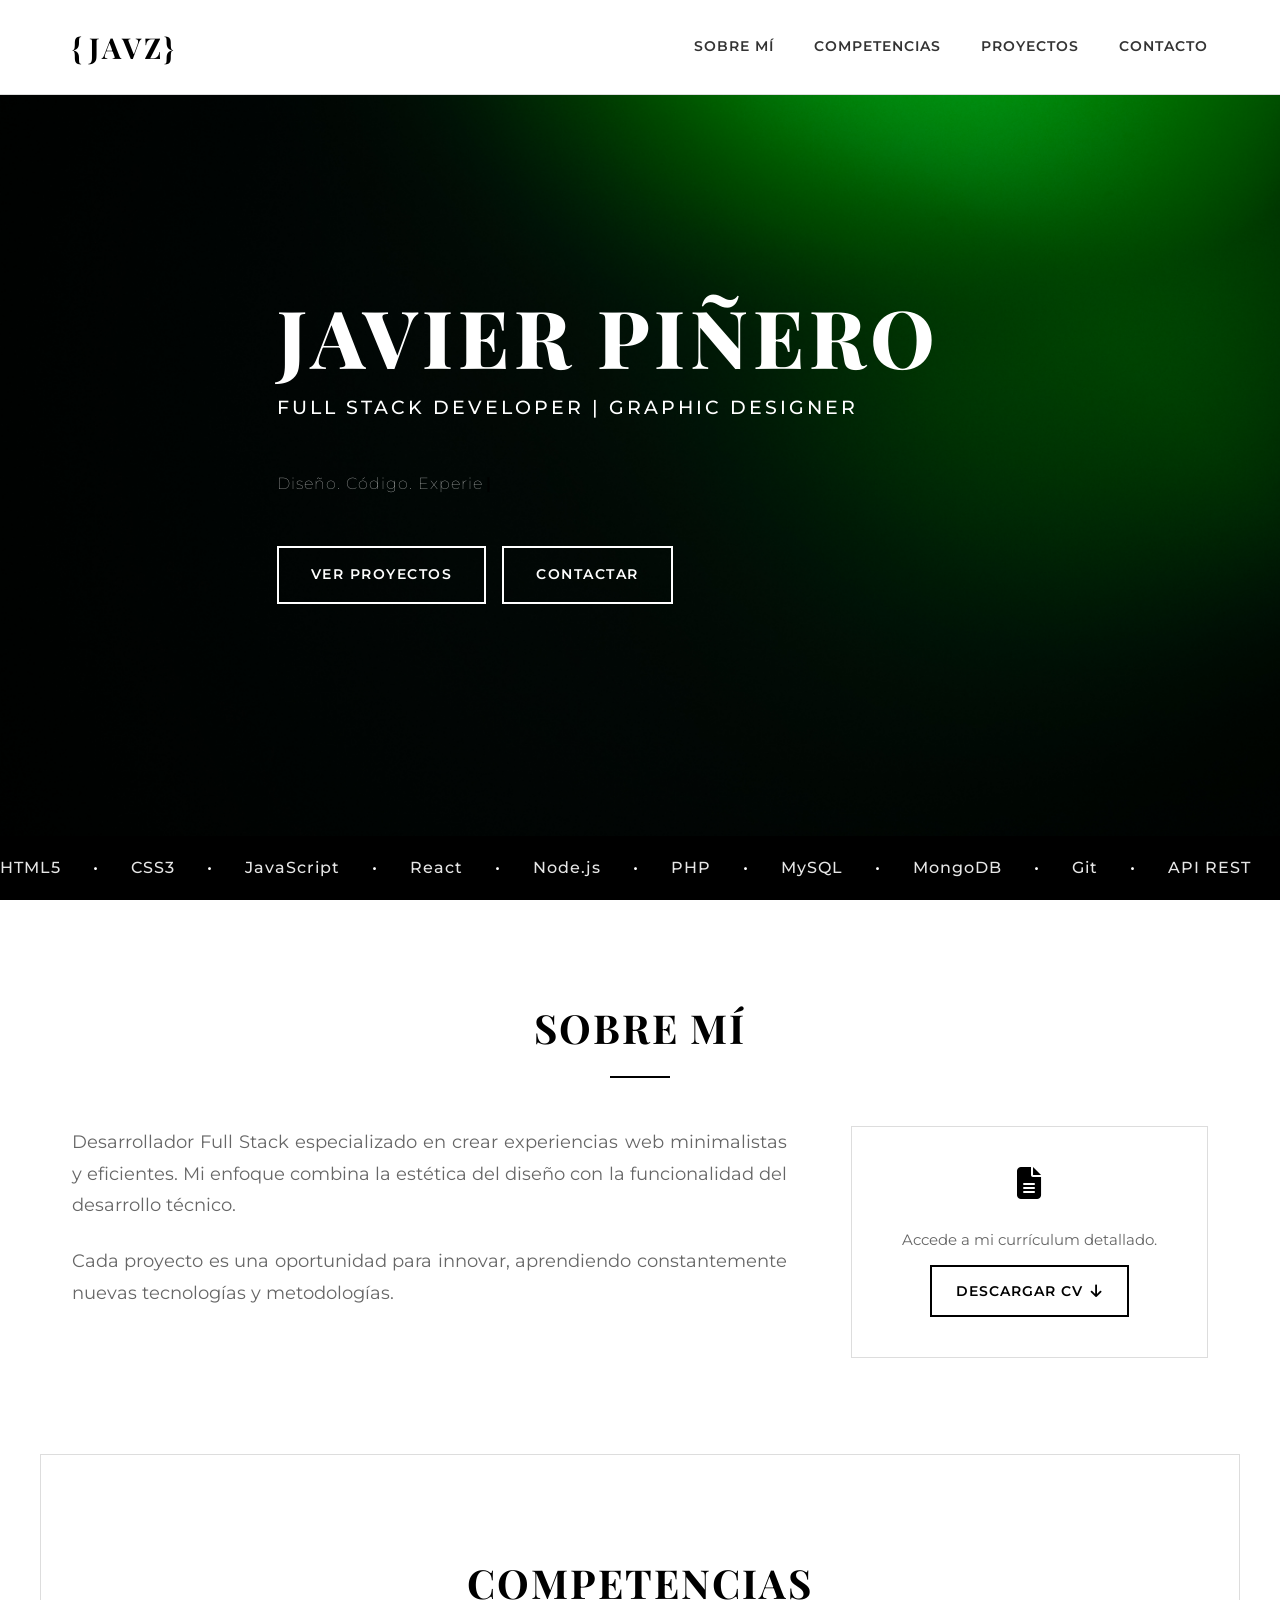
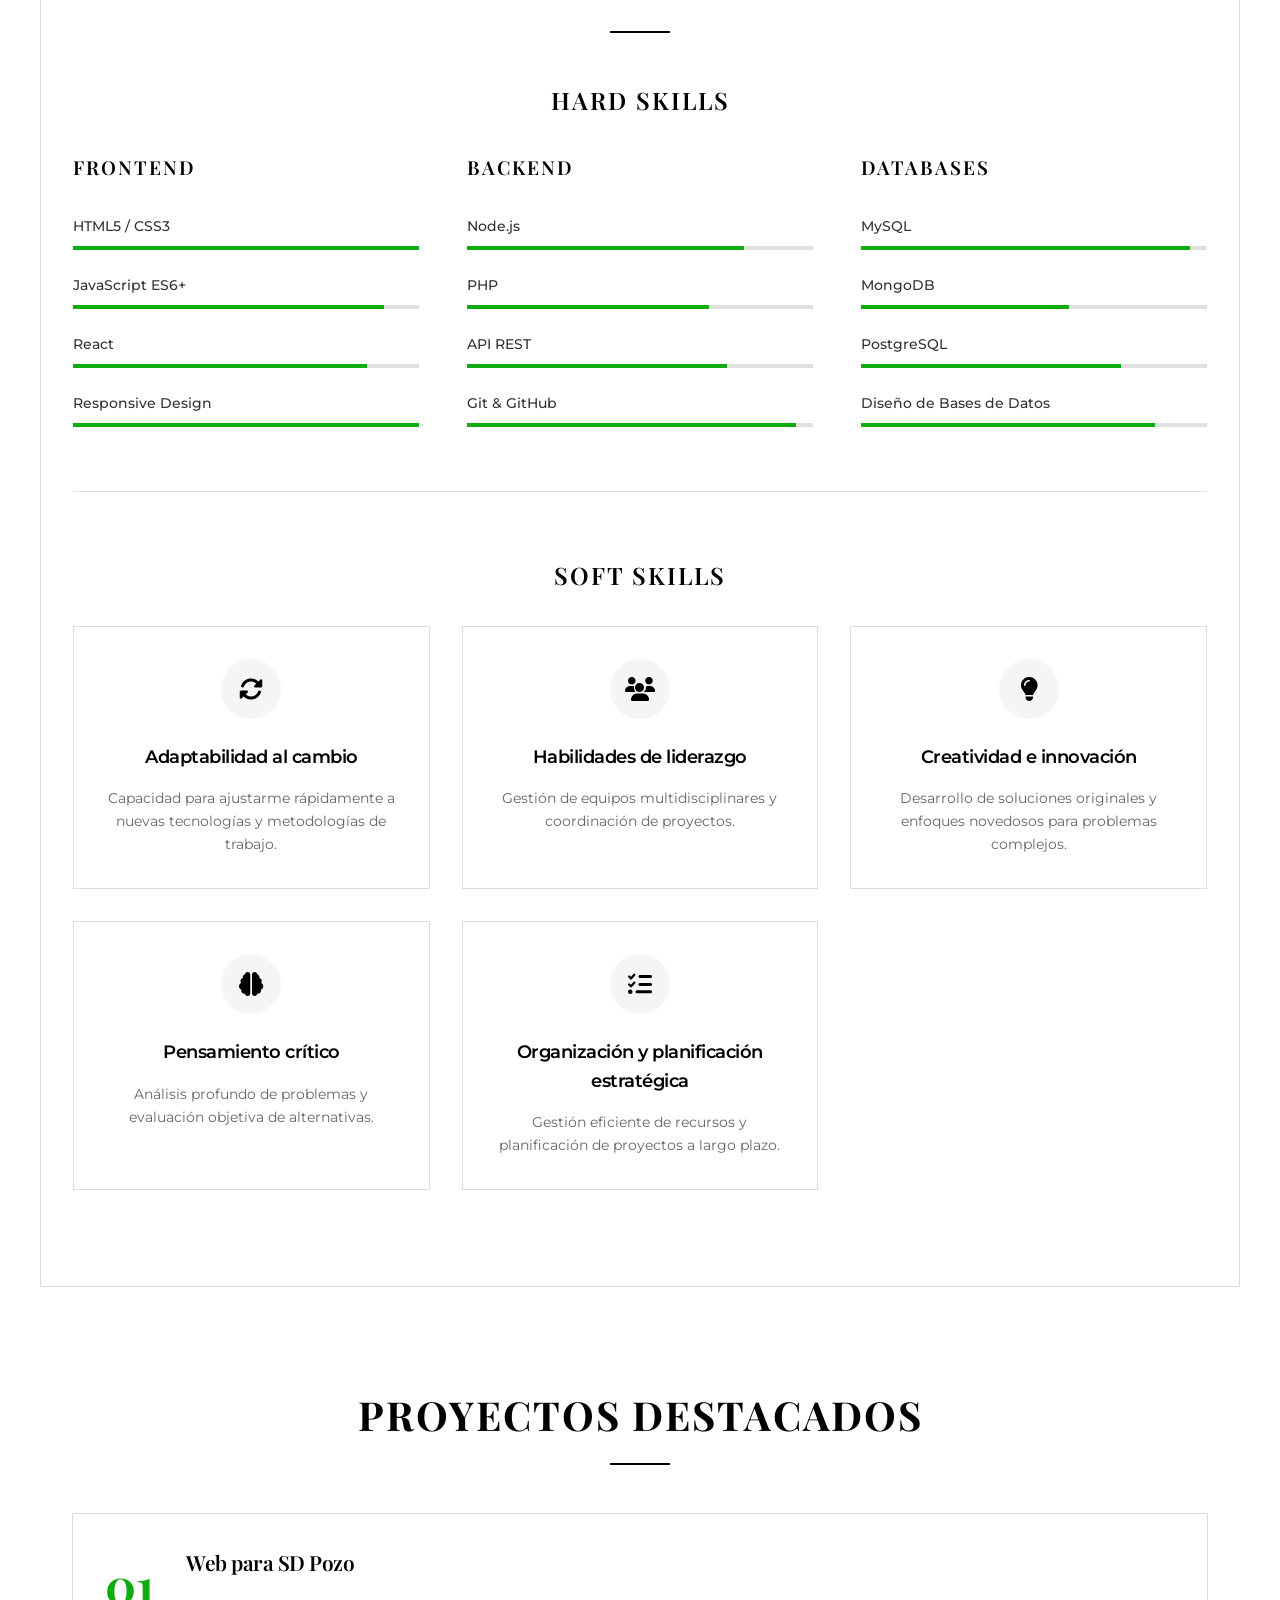
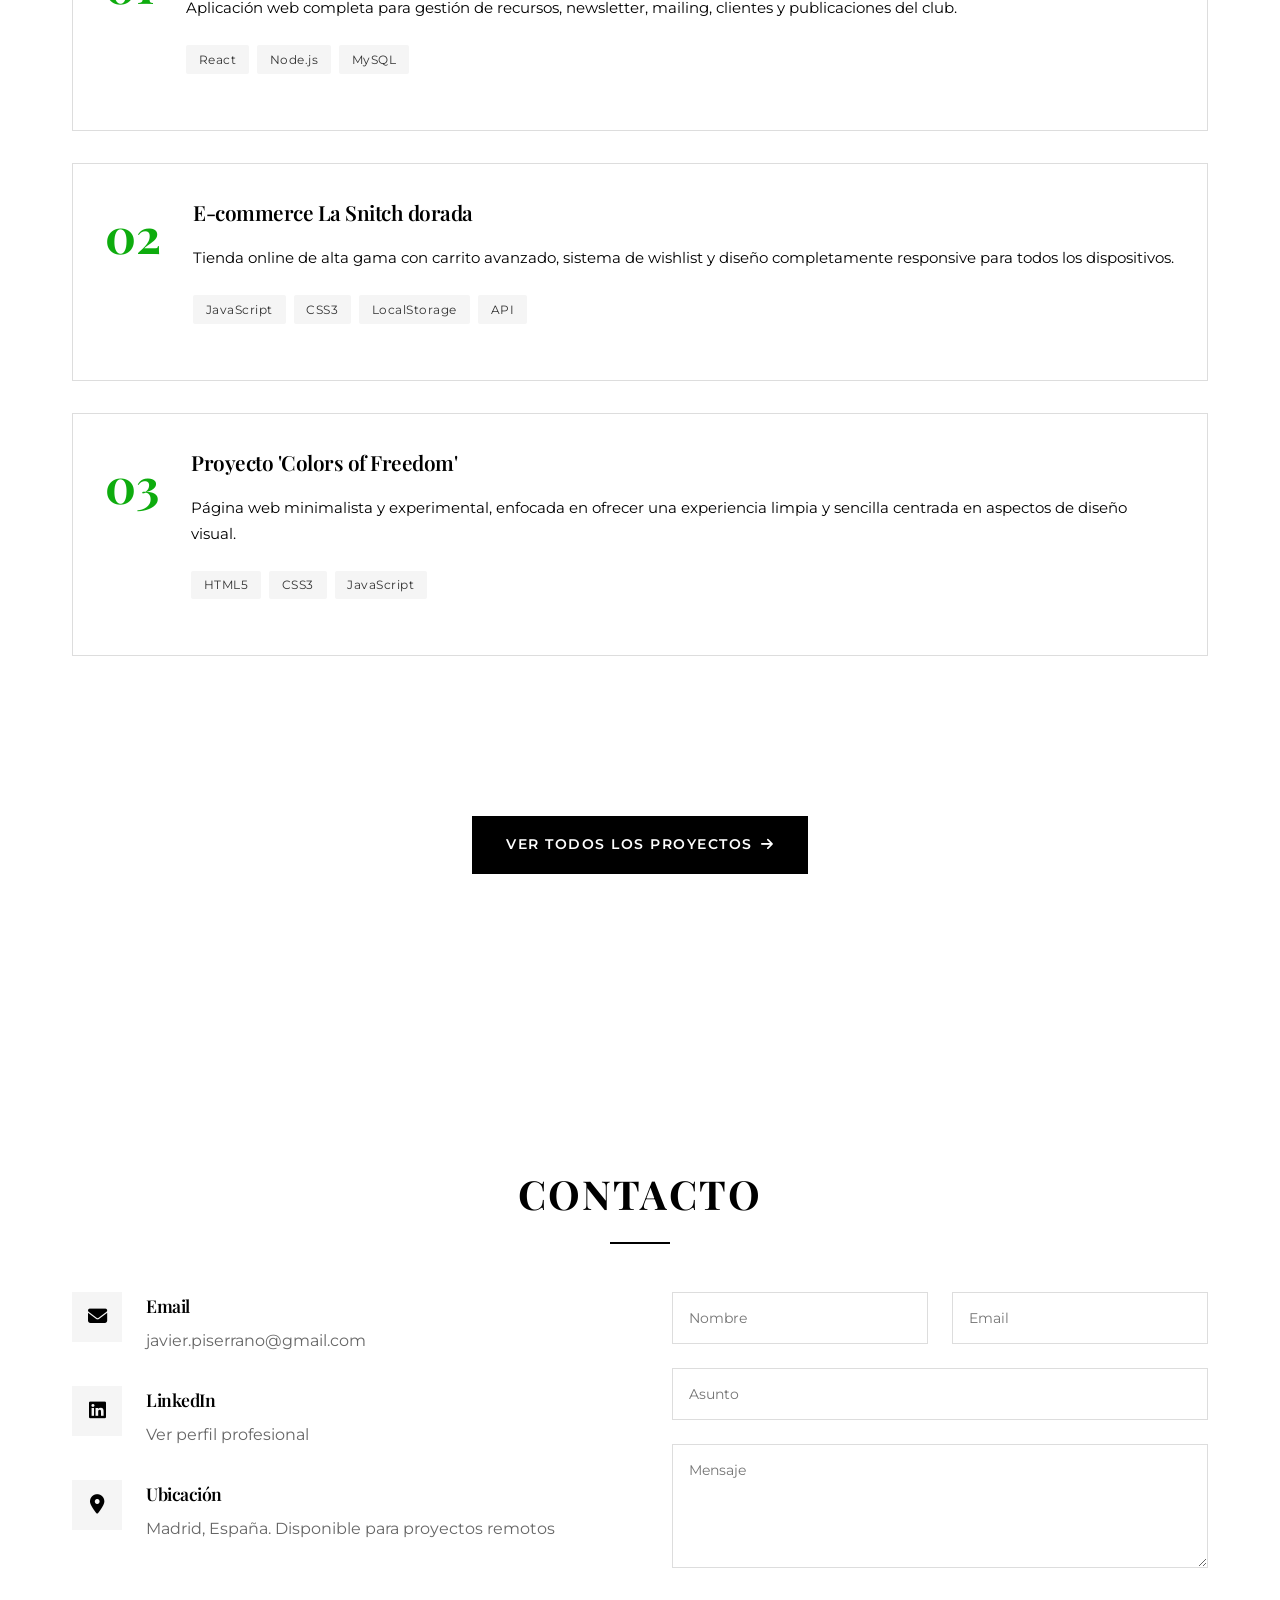
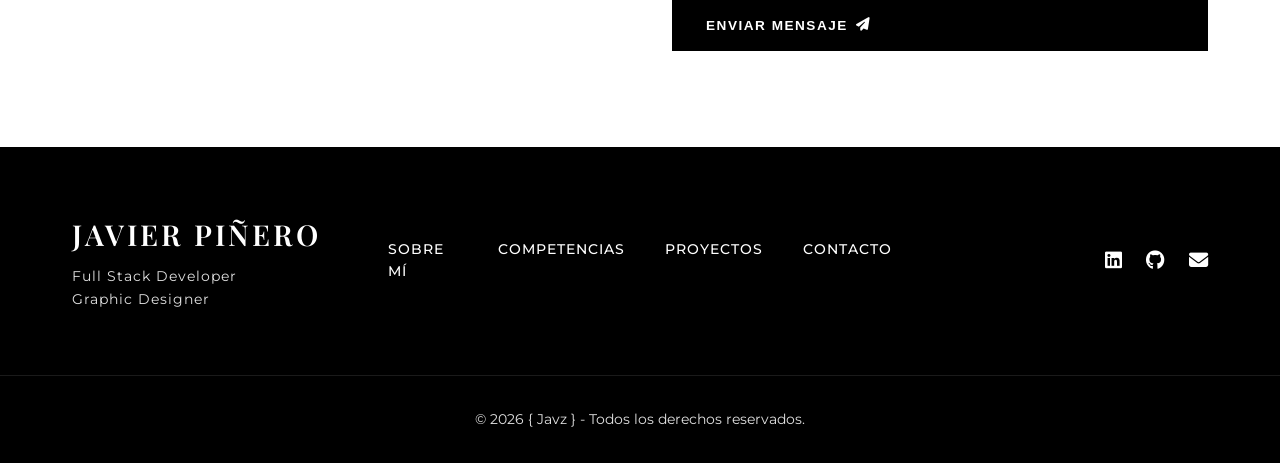
<file: index.html>
<!DOCTYPE html>
<html lang="es">
<head>
    <meta charset="UTF-8">
    <meta name="viewport" content="width=device-width, initial-scale=1.0">
    <title>JAVZ | Full Stack Developer</title>
    <link rel="stylesheet" href="style.css">
    <link rel="stylesheet" href="https://cdnjs.cloudflare.com/ajax/libs/font-awesome/6.4.0/css/all.min.css">
    <link href="https://fonts.googleapis.com/css2?family=Montserrat:wght@300;400;500;600;700;800&family=Playfair+Display:wght@400;500;600;700&display=swap" rel="stylesheet">
</head>
<body>
    <!-- Navigation -->
    <nav class="navbar">
        <div class="nav-container">
            <div class="nav-brand">{JAVZ}</div>
            <div class="nav-links">
                <a href="#about" class="nav-link">SOBRE MÍ</a>
                <a href="#skills" class="nav-link">COMPETENCIAS</a>
                <a href="#projects" class="nav-link">PROYECTOS</a>
                <a href="#contact" class="nav-link">CONTACTO</a>
            </div>
            <button class="menu-toggle">
                <span></span>
                <span></span>
                <span></span>
            </button>
        </div>
    </nav>

    <!-- Hero Section -->
    <header class="hero">
        <div class="hero-content">
            <div class="hero-text">
                <h1 class="hero-title">JAVIER PIÑERO</h1>
                <p class="hero-subtitle">Full Stack Developer  |  Graphic Designer</p>
                
                <!-- Efecto máquina de escribir -->
                <div class="typewriter-container">
                    <p class="hero-description" id="typewriter">
                        <span class="typewriter-text"></span>
                        <span class="typewriter-cursor">|</span>
                    </p>
                </div>
                
                <div class="hero-buttons">
                    <a href="#projects" class="btn btn-outline">VER PROYECTOS</a>
                    <a href="#contact" class="btn btn-outline">CONTACTAR</a>
                </div>
            </div>
            <div class="hero-decoration">
                <!-- <div class="decoration-line"></div> -->
                <!-- <div class="decoration-text">WEB DEVELOPER</div> -->
            </div>
        </div>
    </header>
        
        <!-- Tech Banner -->
        <div class="tech-banner">
            <div class="tech-scroll">
                <span>HTML5</span> •
                <span>CSS3</span> •
                <span>JavaScript</span> •
                <span>React</span> •
                <span>Node.js</span> •
                <span>PHP</span> •
                <span>MySQL</span> •
                <span>MongoDB</span> •
                <span>Git</span> •
                <span>API REST</span> •
                <span>HTML5</span> •
                <span>CSS3</span> •
                <span>JavaScript</span> •
                <span>React</span> •
                <span>Node.js</span> •
                <span>PHP</span> •
                <span>MySQL</span> •
                <span>MongoDB</span> •
                <span>Git</span> •
                <span>API REST</span> •
            </div>
        </div>
    </header>

    <!-- Main Content -->
    <main>
        <!-- About Section -->
        <section id="about" class="section about-section">
            <div class="section-header">
                <h2 class="section-title">SOBRE MÍ</h2>
                <div class="section-line"></div>
            </div>
            <div class="about-content">
                <div class="about-text">
                    <p>
                        Desarrollador Full Stack especializado en crear experiencias web
                        minimalistas y eficientes. Mi enfoque combina la estética del
                        diseño con la funcionalidad del desarrollo técnico.
                    </p>
                    <p>
                        Cada proyecto es una oportunidad para innovar, aprendiendo
                        constantemente nuevas tecnologías y metodologías.
                    </p>
                </div>
                <div class="cv-download-card">
                    <div class="cv-header">
                        <i class="fas fa-file-alt cv-icon"></i>
                    </div>
                    <p class="cv-text">
                        Accede a mi currículum detallado.
                    </p>
                    <a href="assets/cv.pdf" download class="cv-link">
                        <span>Descargar CV</span>
                        <i class="fas fa-arrow-down"></i>
                    </a>
                </div>
            </div>
        </section>

        <!-- Skills Section -->
        <section id="skills" class="section skills-section">
            <div class="section-header">
                <h2 class="section-title">COMPETENCIAS</h2>
                <div class="section-line"></div>
            </div>

            <!-- Hard Skills (Competencias Técnicas) - Mantenemos la estructura original -->
            <div class="hard-skills-section">
                <h3 class="skills-subtitle">HARD SKILLS</h3>
                <div class="skills-grid">
                    <div class="skill-category">
                        <h3 class="skill-category-title">FRONTEND</h3>
                        <div class="skill-items">
                            <div class="skill-item">
                                <span class="skill-name">HTML5 / CSS3</span>
                                <div class="skill-bar">
                                    <div class="skill-level" data-level="100"></div>
                                </div>
                            </div>
                            <div class="skill-item">
                                <span class="skill-name">JavaScript ES6+</span>
                                <div class="skill-bar">
                                    <div class="skill-level" data-level="90"></div>
                                </div>
                            </div>
                            <div class="skill-item">
                                <span class="skill-name">React</span>
                                <div class="skill-bar">
                                    <div class="skill-level" data-level="85"></div>
                                </div>
                            </div>
                            <div class="skill-item">
                                <span class="skill-name">Responsive Design</span>
                                <div class="skill-bar">
                                    <div class="skill-level" data-level="100"></div>
                                </div>
                            </div>
                        </div>
                    </div>

                    <div class="skill-category">
                        <h3 class="skill-category-title">BACKEND</h3>
                        <div class="skill-items">
                            <div class="skill-item">
                                <span class="skill-name">Node.js</span>
                                <div class="skill-bar">
                                    <div class="skill-level" data-level="80"></div>
                                </div>
                            </div>
                            <div class="skill-item">
                                <span class="skill-name">PHP</span>
                                <div class="skill-bar">
                                    <div class="skill-level" data-level="70"></div>
                                </div>
                            </div>
                            <div class="skill-item">
                                <span class="skill-name">API REST</span>
                                <div class="skill-bar">
                                    <div class="skill-level" data-level="75"></div>
                                </div>
                            </div>
                            <div class="skill-item">
                                <span class="skill-name">Git & GitHub</span>
                                <div class="skill-bar">
                                    <div class="skill-level" data-level="95"></div>
                                </div>
                            </div>
                        </div>
                    </div>

                    <div class="skill-category">
                        <h3 class="skill-category-title">DATABASES</h3>
                        <div class="skill-items">
                            <div class="skill-item">
                                <span class="skill-name">MySQL</span>
                                <div class="skill-bar">
                                    <div class="skill-level" data-level="95"></div>
                                </div>
                            </div>
                            <div class="skill-item">
                                <span class="skill-name">MongoDB</span>
                                <div class="skill-bar">
                                    <div class="skill-level" data-level="60"></div>
                                </div>
                            </div>
                            <div class="skill-item">
                                <span class="skill-name">PostgreSQL</span>
                                <div class="skill-bar">
                                    <div class="skill-level" data-level="75"></div>
                                </div>
                            </div>
                            <div class="skill-item">
                                <span class="skill-name">Diseño de Bases de Datos</span>
                                <div class="skill-bar">
                                    <div class="skill-level" data-level="85"></div>
                                </div>
                            </div>
                        </div>
                    </div>
                </div>
            </div>

            <!-- Soft Skills - Nueva sección debajo -->
            <div class="soft-skills-section">
                <h3 class="skills-subtitle">SOFT SKILLS</h3>
                <div class="soft-skills-grid">
                    <div class="soft-skill-card">
                        <div class="soft-skill-icon">
                            <i class="fas fa-sync-alt"></i>
                        </div>
                        <h4>Adaptabilidad al cambio</h4>
                        <p>Capacidad para ajustarme rápidamente a nuevas tecnologías y metodologías de trabajo.</p>
                    </div>
                    
                    <div class="soft-skill-card">
                        <div class="soft-skill-icon">
                            <i class="fas fa-users"></i>
                        </div>
                        <h4>Habilidades de liderazgo</h4>
                        <p>Gestión de equipos multidisciplinares y coordinación de proyectos.</p>
                    </div>
                    
                    <div class="soft-skill-card">
                        <div class="soft-skill-icon">
                            <i class="fas fa-lightbulb"></i>
                        </div>
                        <h4>Creatividad e innovación</h4>
                        <p>Desarrollo de soluciones originales y enfoques novedosos para problemas complejos.</p>
                    </div>
                    
                    <div class="soft-skill-card">
                        <div class="soft-skill-icon">
                            <i class="fas fa-brain"></i>
                        </div>
                        <h4>Pensamiento crítico</h4>
                        <p>Análisis profundo de problemas y evaluación objetiva de alternativas.</p>
                    </div>
                    
                    <div class="soft-skill-card">
                        <div class="soft-skill-icon">
                            <i class="fas fa-tasks"></i>
                        </div>
                        <h4>Organización y planificación estratégica</h4>
                        <p>Gestión eficiente de recursos y planificación de proyectos a largo plazo.</p>
                    </div>
                </div>
            </div>
        </section>

        <!-- Projects Section -->
        <section id="projects" class="section projects-section">
            <div class="section-header">
                <h2 class="section-title">PROYECTOS DESTACADOS</h2>
                <div class="section-line"></div>
            </div>
            
            <div class="projects-showcase">
                <div class="project-card">
                    <div class="project-number">01</div>
                    <div class="project-content">
                        <h3 class="project-title">Web para SD Pozo</h3>
                        <p class="project-description">
                            Aplicación web completa para gestión de recursos, newsletter, mailing, clientes y publicaciones del club.
                        </p>
                        <div class="project-tech">
                            <span>React</span>
                            <span>Node.js</span>
                            <span>MySQL</span>
                        </div>
                    </div>
                </div>

                <div class="project-card">
                    <div class="project-number">02</div>
                    <div class="project-content">
                        <h3 class="project-title">E-commerce La Snitch dorada</h3>
                        <p class="project-description">
                            Tienda online de alta gama con carrito avanzado, sistema de
                        wishlist y diseño completamente responsive para todos los dispositivos.
                        </p>
                        <div class="project-tech">
                            <span>JavaScript</span>
                            <span>CSS3</span>
                            <span>LocalStorage</span>
                            <span>API</span>
                        </div>
                    </div>
                </div>

                <div class="project-card">
                    <div class="project-number">03</div>
                    <div class="project-content">
                        <h3 class="project-title">Proyecto 'Colors of Freedom'</h3>
                        <p class="project-description">
                            Página web minimalista y experimental, enfocada en ofrecer una experiencia limpia y sencilla centrada en aspectos de diseño visual.
                        </p>
                        <div class="project-tech">
                            <span>HTML5</span>
                            <span>CSS3</span>
                            <span>JavaScript</span>
                        </div>
                    </div>
                </div>
            </div>

            <div class="projects-cta">
                <a href="projects.html" class="btn btn-black">
                    <span>VER TODOS LOS PROYECTOS</span>
                    <i class="fas fa-arrow-right"></i>
                </a>
            </div>
        </section>

        <!-- Contact Section -->
        <section id="contact" class="section contact-section">
            <div class="section-header">
                <h2 class="section-title">CONTACTO</h2>
                <div class="section-line"></div>
            </div>
            
            <div class="contact-container">
                <div class="contact-info">
                    <div class="contact-item">
                        <div class="contact-icon">
                            <i class="fas fa-envelope"></i>
                        </div>
                        <div class="contact-details">
                            <h4>Email</h4>
                            <p>javier.piserrano@gmail.com</p>
                        </div>
                    </div>
                    
                    <div class="contact-item">
                        <div class="contact-icon">
                            <i class="fab fa-linkedin"></i>
                        </div>
                        <div class="contact-details">
                            <h4>LinkedIn</h4>
                            <a href="https://www.linkedin.com/in/javier-piñero-serrano-a30693367" target="_blank">
                                Ver perfil profesional
                            </a>
                        </div>
                    </div>
                    
                    <div class="contact-item">
                        <div class="contact-icon">
                            <i class="fas fa-map-marker-alt"></i>
                        </div>
                        <div class="contact-details">
                            <h4>Ubicación</h4>
                            <p>Madrid, España. Disponible para proyectos remotos</p>
                        </div>
                    </div>
                </div>
                
                <form class="contact-form">
                    <div class="form-row">
                        <div class="form-group">
                            <input type="text" placeholder="Nombre" required>
                        </div>
                        <div class="form-group">
                            <input type="email" placeholder="Email" required>
                        </div>
                    </div>
                    <div class="form-group">
                        <input type="text" placeholder="Asunto" required>
                    </div>
                    <div class="form-group">
                        <textarea placeholder="Mensaje" rows="5" required></textarea>
                    </div>
                    <button type="submit" class="btn btn-black">
                        <span>ENVIAR MENSAJE</span>
                        <i class="fas fa-paper-plane"></i>
                    </button>
                </form>
            </div>
        </section>
    </main>

    <!-- Footer -->
    <footer class="footer">
        <div class="footer-content">
            <div class="footer-brand">
                <h3>JAVIER PIÑERO</h3>
                <p>Full Stack Developer</p>
                <p>Graphic Designer</p>
            </div>
            <div class="footer-nav">
                <a href="#about">SOBRE MÍ</a>
                <a href="#skills">COMPETENCIAS</a>
                <a href="#projects">PROYECTOS</a>
                <a href="#contact">CONTACTO</a>
            </div>
            <div class="footer-social">
                <a href="https://www.linkedin.com/in/javier-piñero-serrano-a30693367" target="_blank">
                    <i class="fab fa-linkedin"></i>
                </a>
                <a href="https://github.com/Arteconjota" target="_blank">
                    <i class="fab fa-github"></i>
                </a>
                <a href="mailto:javier.piserrano@gmail.com">
                    <i class="fas fa-envelope"></i>
                </a>
            </div>
        </div>
        <div class="footer-bottom">
            <p>&copy; 2026 { Javz } - Todos los derechos reservados.</p>
        </div>
    </footer>

    <script src="script.js"></script>
</body>
</html>
</file>
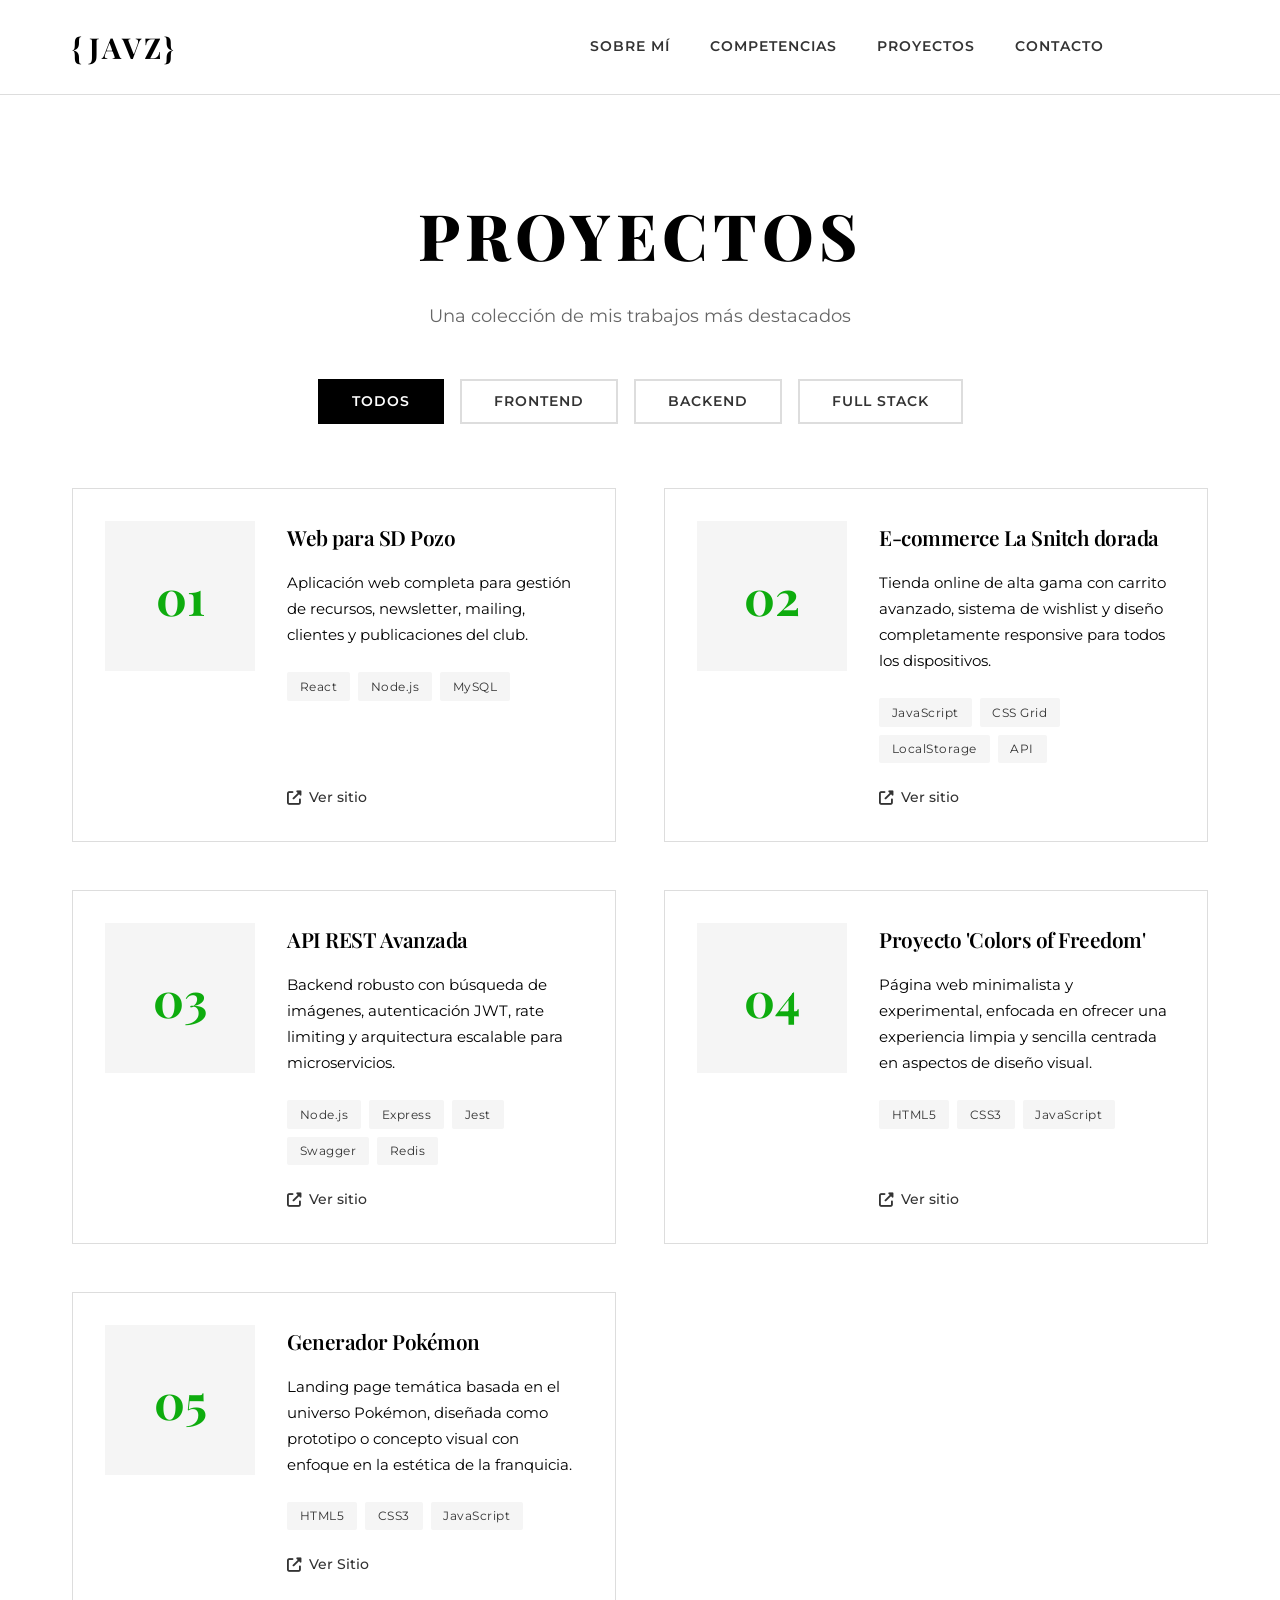
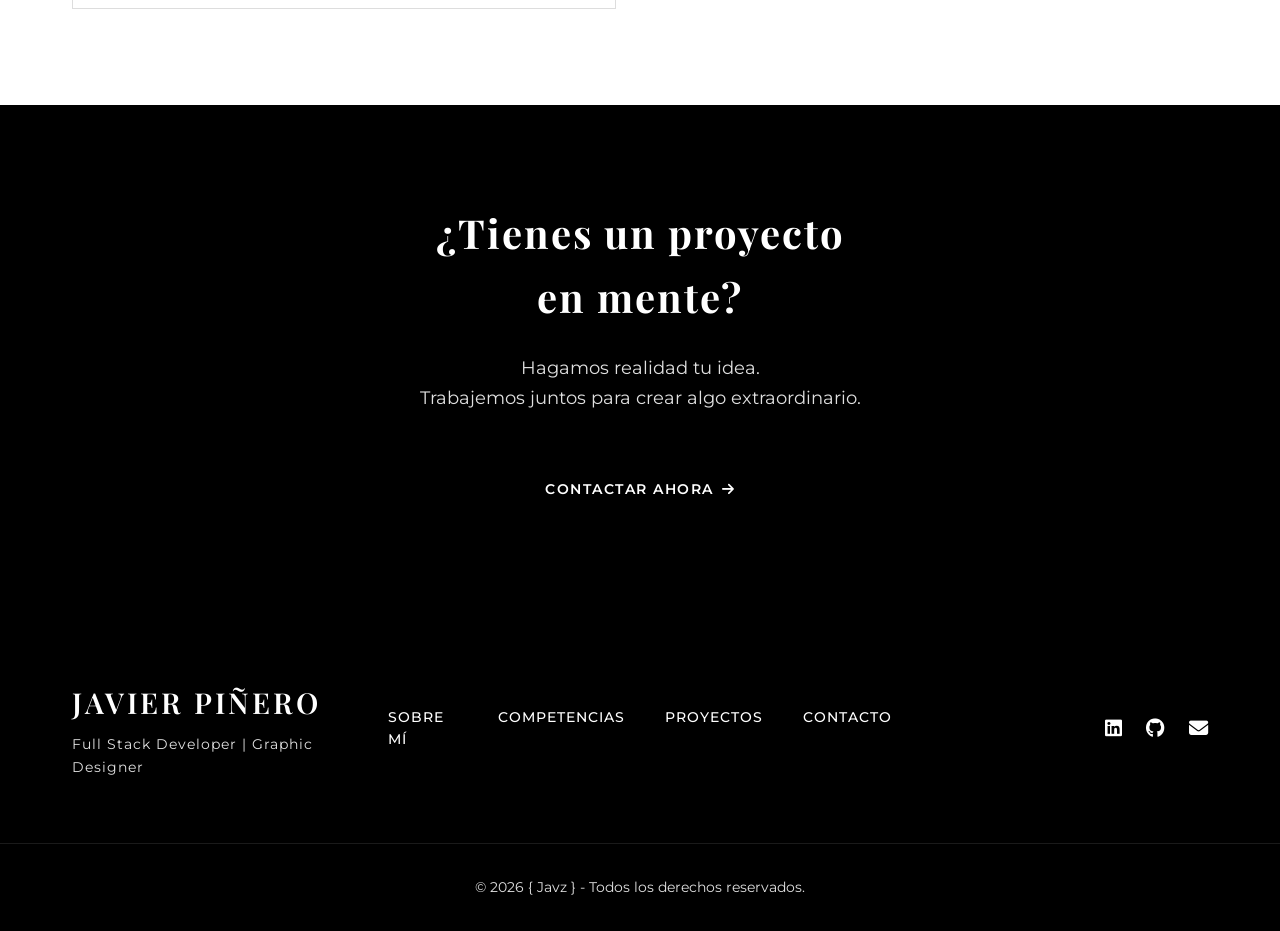
<file: projects.html>
<!DOCTYPE html>
<html lang="es">
<head>
    <meta charset="UTF-8">
    <meta name="viewport" content="width=device-width, initial-scale=1.0">
    <title>Proyectos | JAVIER</title>
    <link rel="stylesheet" href="style.css">
    <link rel="stylesheet" href="https://cdnjs.cloudflare.com/ajax/libs/font-awesome/6.4.0/css/all.min.css">
    <link href="https://fonts.googleapis.com/css2?family=Montserrat:wght@300;400;500;600;700;800&family=Playfair+Display:wght@400;500;600;700&display=swap" rel="stylesheet">
</head>
<body>
    <!-- Navigation -->
    <nav class="navbar">
        <div class="nav-container">
            <a href="index.html" class="nav-brand">{JAVZ}</a>
            <div class="nav-links">
                <a href="index.html#about" class="nav-link">SOBRE MÍ</a>
                <a href="index.html#skills" class="nav-link">COMPETENCIAS</a>
                <a href="index.html#projects" class="nav-link">PROYECTOS</a>
                <a href="index.html#contact" class="nav-link">CONTACTO</a>
                <a href="index.html" class="nav-link btn-outline">VOLVER</a>
            </div>
            <button class="menu-toggle">
                <span></span>
                <span></span>
                <span></span>
            </button>
        </div>
    </nav>

    <!-- Projects Header -->
    <header class="projects-header">
        <div class="projects-hero">
            <h1 class="projects-title">PROYECTOS</h1>
            <p class="projects-subtitle">Una colección de mis trabajos más destacados</p>
            <div class="projects-filter">
                <button class="filter-btn active" data-filter="all">TODOS</button>
                <button class="filter-btn" data-filter="frontend">FRONTEND</button>
                <button class="filter-btn" data-filter="backend">BACKEND</button>
                <button class="filter-btn" data-filter="fullstack">FULL STACK</button>
            </div>
        </div>
    </header>

    <!-- Projects Grid -->
    <main class="projects-main">
        <div class="projects-grid">
            <!-- Project 1 -->
            <div class="project-item fullstack" data-category="fullstack">
                <div class="project-image">
                    <div class="image-overlay">
                        <span class="project-type">FULL STACK</span>
                    </div>
                    <div class="project-number">01</div>
                </div>
                <div class="project-content">
                    <h3 class="project-title">Web para SD Pozo</h3>
                    <p class="project-description">
                        Aplicación web completa para gestión de recursos, newsletter, mailing, clientes y publicaciones del club.
                    </p>
                    <div class="project-tech">
                        <span>React</span>
                        <span>Node.js</span>
                        <span>MySQL</span>
                    </div>
                    <div class="project-links">
                        <a href="https://www.sdpozo.com/" class="project-link">
                            <i class="fas fa-external-link-alt"></i> Ver sitio
                        </a>
                    </div>
                </div>
            </div>

            <!-- Project 2 -->
            <div class="project-item frontend" data-category="frontend">
                <div class="project-image">
                    <div class="image-overlay">
                        <span class="project-type">FRONTEND</span>
                    </div>
                    <div class="project-number">02</div>
                </div>
                <div class="project-content">
                    <h3 class="project-title">E-commerce La Snitch dorada</h3>
                    <p class="project-description">
                        Tienda online de alta gama con carrito avanzado, sistema de
                        wishlist y diseño completamente responsive para todos los dispositivos.
                    </p>
                    <div class="project-tech">
                        <span>JavaScript</span>
                        <span>CSS Grid</span>
                        <span>LocalStorage</span>
                        <span>API</span>
                    </div>
                    <div class="project-links">
                        <a href="https://snitch-dorada.netlify.app/" class="project-link">
                            <i class="fas fa-external-link-alt"></i> Ver sitio
                        </a>
                    </div>
                </div>
            </div>

            <!-- Project 3 -->
            <div class="project-item backend" data-category="fullstack">
                <div class="project-image">
                    <div class="image-overlay">
                        <span class="project-type">FULL STACK</span>
                    </div>
                    <div class="project-number">03</div>
                </div>
                <div class="project-content">
                    <h3 class="project-title">API REST Avanzada</h3>
                    <p class="project-description">
                        Backend robusto con búsqueda de imágenes, autenticación
                        JWT, rate limiting y arquitectura escalable para microservicios.
                    </p>
                    <div class="project-tech">
                        <span>Node.js</span>
                        <span>Express</span>
                        <span>Jest</span>
                        <span>Swagger</span>
                        <span>Redis</span>
                    </div>
                    <div class="project-links">
                        <a href="https://almostpinterest-proy3.netlify.app/" class="project-link">
                            <i class="fas fa-external-link-alt"></i> Ver sitio
                        </a>
                    </div>
                </div>
            </div>

            <!-- Project 4 -->
            <div class="project-item fullstack" data-category="frontend">
                <div class="project-image">
                    <div class="image-overlay">
                        <span class="project-type">FRONTEND</span>
                    </div>
                    <div class="project-number">04</div>
                </div>
                <div class="project-content">
                    <h3 class="project-title">Proyecto 'Colors of Freedom'</h3>
                    <p class="project-description">
                        Página web minimalista y experimental, enfocada en ofrecer una experiencia limpia y sencilla centrada en aspectos de diseño visual.
                    </p>
                    <div class="project-tech">
                        <span>HTML5</span>
                        <span>CSS3</span>
                        <span>JavaScript</span>
                    </div>
                    <div class="project-links">
                        <a href="https://colorsoffreedom.netlify.app/" class="project-link">
                            <i class="fas fa-external-link-alt"></i> Ver sitio
                        </a>
                    </div>
                </div>
            </div>

            <!-- Project 5 -->
            <div class="project-item frontend" data-category="frontend">
                <div class="project-image">
                    <div class="image-overlay">
                        <span class="project-type">FRONTEND</span>
                    </div>
                    <div class="project-number">05</div>
                </div>
                <div class="project-content">
                    <h3 class="project-title">Generador Pokémon</h3>
                    <p class="project-description">
                        Landing page temática basada en el universo Pokémon, diseñada como prototipo o concepto visual con enfoque en la estética de la franquicia.
                    </p>
                    <div class="project-tech">
                        <span>HTML5</span>
                        <span>CSS3</span>
                        <span>JavaScript</span>
                    </div>
                    <div class="project-links">
                        <a href="https://generadorpokemon.netlify.app" class="project-link">
                            <i class="fas fa-external-link-alt"></i> Ver Sitio
                        </a>
                    </div>
                </div>
            </div>
        </div>
    </main>

    <!-- CTA Section -->
    <section class="projects-cta-black">
        <div class="cta-content">
            <h2 class="cta-title">¿Tienes un proyecto<br>en mente?</h2>
            <p class="cta-description">
                Hagamos realidad tu idea.
                <br>Trabajemos juntos para crear algo extraordinario.
            </p>
            <a href="index.html#contact" class="btn btn-black">
                <span>CONTACTAR AHORA</span>
                <i class="fas fa-arrow-right"></i>
            </a>
        </div>
    </section>

    <!-- Footer -->
    <footer class="footer">
        <div class="footer-content">
            <div class="footer-brand">
                <h3>JAVIER PIÑERO</h3>
                <p>Full Stack Developer   |   Graphic Designer</p>
            </div>
            <div class="footer-nav">
                <a href="index.html#about">SOBRE MÍ</a>
                <a href="index.html#skills">COMPETENCIAS</a>
                <a href="index.html#projects">PROYECTOS</a>
                <a href="index.html#contact">CONTACTO</a>
            </div>
            <div class="footer-social">
                <a href="https://www.linkedin.com/in/javier-piñero-serrano-a30693367" target="_blank">
                    <i class="fab fa-linkedin"></i>
                </a>
                <a href="https://github.com/Arteconjota" target="_blank">
                    <i class="fab fa-github"></i>
                </a>
                <a href="mailto:javier.piserrano@gmail.com">
                    <i class="fas fa-envelope"></i>
                </a>
            </div>
        </div>
        <div class="footer-bottom">
            <p>&copy; 2026 { Javz } - Todos los derechos reservados.</p>
        </div>
    </footer>

    <script src="script.js"></script>
    <script src="projects.js"></script>
</body>
</html>
</file>
<file: style.css>
/* ===== VARIABLES ===== */
:root {
    --black: #000000;
    --white: #ffffff;
    --green: rgb(14, 172, 14);
    --light-gray: #f5f5f5;
    --medium-gray: #e0e0e0;
    --dark-gray: #333333;
    --text-gray: #666666;
    --border-gray: #dddddd;
    --shadow: rgba(0, 0, 0, 0.05);
    --shadow-dark: rgba(0, 0, 0, 0.1);
}

/* ===== RESET & BASE ===== */
* {
    margin: 0;
    padding: 0;
    box-sizing: border-box;
}

html {
    scroll-behavior: smooth;
}

body {
    font-family: 'Montserrat', sans-serif;
    background: var(--white);
    color: var(--black);
    line-height: 1.6;
    overflow-x: hidden;
}

h1, h2, h3, h4 {
    font-family: 'Playfair Display', serif;
    font-weight: 600;
    letter-spacing: -0.5px;
}

/* ===== TYPOGRAPHY ===== */
.section-title {
    font-size: 2.5rem;
    font-weight: 700;
    text-align: center;
    margin-bottom: 1rem;
    letter-spacing: 2px;
    text-transform: uppercase;
}

.section-line {
    width: 60px;
    height: 2px;
    background: var(--black);
    margin: 0 auto 3rem;
}

/* ===== NAVBAR ===== */
.navbar {
    position: fixed;
    top: 0;
    left: 0;
    right: 0;
    background: var(--white);
    z-index: 1000;
    padding: 1.5rem 0;
    border-bottom: 1px solid var(--border-gray);
    backdrop-filter: blur(10px);
}

.nav-container {
    max-width: 1200px;
    margin: 0 auto;
    padding: 0 2rem;
    display: flex;
    justify-content: space-between;
    align-items: center;
}

.nav-brand {
    font-family: 'Playfair Display', serif;
    font-size: 1.8rem;
    font-weight: 700;
    letter-spacing: 3px;
    color: var(--black);
    text-decoration: none;
}

.nav-links {
    display: flex;
    gap: 2.5rem;
    align-items: center;
}

.nav-link {
    font-size: 0.85rem;
    font-weight: 600;
    color: var(--dark-gray);
    text-decoration: none;
    text-transform: uppercase;
    letter-spacing: 1px;
    transition: color 0.3s ease;
    position: relative;
}

.nav-link:hover {
    color: var(--black);
}

.nav-link::after {
    content: '';
    position: absolute;
    bottom: -5px;
    left: 0;
    width: 0;
    height: 1px;
    background: var(--black);
    transition: width 0.3s ease;
}

.nav-link:hover::after {
    width: 100%;
}

.menu-toggle {
    display: none;
    flex-direction: column;
    gap: 4px;
    background: none;
    border: none;
    cursor: pointer;
    padding: 5px;
}

.menu-toggle span {
    width: 25px;
    height: 2px;
    background: var(--black);
    transition: 0.3s;
}

/* ===== HERO SECTION ===== */
.hero {
    min-height: 100vh;
    display: flex;
    flex-direction: column;
    justify-content: center;
    position: relative;
    padding: 0 2rem;
    background-image: url(assets/bg.jpg);
    background-size: cover;
}
.hero-content {
    max-width: 1400px;
    margin: 0 auto;
    display: grid;
    grid-template-columns: 1fr auto;
    align-items: center;
    gap: 4rem;
}

.hero-text {
    max-width: 700px;
}

.hero-title {
    font-size: 5rem;
    font-weight: 800;
    letter-spacing: 5px;
    margin-bottom: 1rem;
    line-height: 1;
    color: var(--white);
}

.hero-subtitle {
    font-size: 1.2rem;
    font-weight: 500;
    color: var(--text-gray);
    margin-bottom: 2rem;
    letter-spacing: 3px;
    text-transform: uppercase;
    color: var(--white);
}

.hero-description {
    font-size: 1.1rem;
    color: var(--text-gray);
    margin-bottom: 3rem;
    line-height: 1.8;
    max-width: 500px;
}

.hero-buttons {
    display: flex;
    gap: 1rem;
}

.hero-decoration {
    display: flex;
    flex-direction: column;
    align-items: center;
    gap: 1rem;
}

.decoration-line {
    width: 1px;
    height: 150px;
    background: var(--black);
}

.decoration-text {
    writing-mode: vertical-rl;
    text-orientation: mixed;
    font-size: 0.9rem;
    font-weight: 600;
    letter-spacing: 3px;
    color: var(--text-gray);
    text-transform: uppercase;
}

/* ===== TECH BANNER ===== */
.tech-banner {
    position: absolute;
    bottom: 0;
    left: 0;
    right: 0;
    background: var(--black);
    color: var(--white);
    padding: 1.2rem 0;
    overflow: hidden;
}

.tech-scroll {
    display: flex;
    gap: 2rem;
    animation: scroll 40s linear infinite;
    white-space: nowrap;
    font-weight: 500;
    font-size: 1rem;
    letter-spacing: 1px;
}

.tech-scroll span {
    opacity: 0.9;
    transition: opacity 0.3s ease;
}

.tech-scroll span:hover {
    opacity: 1;
}

@keyframes scroll {
    0% {
        transform: translateX(0);
    }
    100% {
        transform: translateX(-50%);
    }
}

/* ===== BUTTONS ===== */
.btn {
    padding: 1rem 2rem;
    font-size: 0.85rem;
    font-weight: 600;
    text-decoration: none;
    text-transform: uppercase;
    letter-spacing: 1.5px;
    border: 2px solid transparent;
    transition: all 0.3s ease;
    cursor: pointer;
    display: inline-flex;
    align-items: center;
    gap: 0.5rem;
    border-radius: 0;
}

.btn-black {
    background: var(--black);
    color: var(--white);
}

.btn-black:hover {
    color: var(--white);
    border-color: var(--white);
}

.btn-outline {
    background: transparent;
    color: var(--white);
    border-color: var(--white);
}

.btn-outline:hover {
    background: var(--white);
    color: var(--black);
    transform: translateY(-2px);
}

/* ===== SECTIONS ===== */
.section {
    padding: 6rem 2rem;
    max-width: 1200px;
    margin: 0 auto;
}

/* ===== ABOUT SECTION ===== */
.about-content {
    display: grid;
    grid-template-columns: 2fr 1fr;
    gap: 4rem;
    align-items: start;
}

.about-text p {
    text-align: justify;
    font-size: 1.1rem;
    color: var(--text-gray);
    margin-bottom: 1.5rem;
    line-height: 1.8;
}

.about-highlights {
    display: flex;
    flex-direction: column;
    gap: 2rem;
    padding-left: 2rem;
    border-left: 2px solid var(--border-gray);
}

.highlight-item {
    text-align: center;
}

.highlight-number {
    font-size: 2.5rem;
    font-weight: 700;
    font-family: 'Playfair Display', serif;
    margin-bottom: 0.5rem;
}

.highlight-text {
    font-size: 0.9rem;
    color: var(--text-gray);
    text-transform: uppercase;
    letter-spacing: 1px;
}

/* ===== SKILLS SECTION ===== */
.skills-section {
    background: var(--white);
    border: 1px solid var(--border-gray);
    transition: transform 0.3s ease, box-shadow 0.3s ease;
}

.skills-section:hover {
    transform: translateY(-3px);
    box-shadow: 0 0 20px rgba(23, 177, 6, 0.79);
}

.skills-grid {
    display: grid;
    grid-template-columns: repeat(3, 1fr);
    gap: 3rem;
}

.skill-category-title {
    font-size: 1.2rem;
    font-weight: 600;
    margin-bottom: 2rem;
    letter-spacing: 2px;
    text-transform: uppercase;
}

.skill-items {
    display: flex;
    flex-direction: column;
    gap: 1.5rem;
}

.skill-item {
    display: flex;
    flex-direction: column;
    gap: 0.5rem;
}

.skill-name {
    font-size: 0.9rem;
    font-weight: 500;
    color: var(--dark-gray);
    display: flex;
    justify-content: space-between;
}

.skill-bar {
    height: 4px;
    background: var(--medium-gray);
    position: relative;
    overflow: hidden;
}

.skill-level {
    position: absolute;
    top: 0;
    left: 0;
    height: 100%;
    background: var(--green);
    width: 0;
    transition: width 1.5s ease;
}

/* ===== PROJECTS SECTION ===== */
.projects-showcase {
    display: flex;
    flex-direction: column;
    gap: 2rem;
    margin-bottom: 4rem;
}

.project-card {
    display: grid;
    grid-template-columns: auto 1fr;
    gap: 2rem;
    padding: 2rem;
    background: var(--white);
    border: 1px solid var(--border-gray);
    transition: transform 0.3s ease, box-shadow 0.3s ease;
}

.project-card:hover {
    transform: translateY(-5px);
    box-shadow: 0 0x 30px var(--green);
}

.project-number {
    font-family: 'Playfair Display', serif;
    font-size: 3rem;
    font-weight: 700;
    color: var(--green);
}

.project-title {
    font-size: 1.5rem;
    font-weight: 600;
    margin-bottom: 1rem;
}

.project-description {
    color: var(--black);
    margin-bottom: 1.5rem;
    line-height: 1.7;
}

.project-tech {
    display: flex;
    gap: 0.75rem;
    flex-wrap: wrap;
}

.project-tech span {
    font-size: 0.8rem;
    padding: 0.4rem 1rem;
    background: var(--white);
    color: var(--dark-gray);
    border-radius: 2px;
    letter-spacing: 1px;
}

.projects-cta {
    text-align: center;
    background-color: var(--white);
}

/* ===== CONTACT SECTION ===== */
.contact-container {
    display: grid;
    grid-template-columns: 1fr 1fr;
    gap: 4rem;
    align-items: start;
}

.contact-info {
    display: flex;
    flex-direction: column;
    gap: 2rem;
}

.contact-item {
    display: flex;
    gap: 1.5rem;
    align-items: flex-start;
}

.contact-icon {
    width: 50px;
    height: 50px;
    background: var(--light-gray);
    display: flex;
    align-items: center;
    justify-content: center;
    border-radius: 0;
    font-size: 1.2rem;
}

.contact-details h4 {
    font-size: 1.1rem;
    margin-bottom: 0.5rem;
}

.contact-details p,
.contact-details a {
    color: var(--text-gray);
    text-decoration: none;
    transition: color 0.3s ease;
}

.contact-details a:hover {
    color: var(--black);
}

.contact-form {
    display: flex;
    flex-direction: column;
    gap: 1.5rem;
}

.form-row {
    display: grid;
    grid-template-columns: 1fr 1fr;
    gap: 1.5rem;
}

.form-group input,
.form-group textarea {
    width: 100%;
    padding: 1rem;
    border: 1px solid var(--border-gray);
    background: var(--white);
    font-family: 'Montserrat', sans-serif;
    font-size: 0.9rem;
    transition: border-color 0.3s ease;
}

.form-group input:focus,
.form-group textarea:focus {
    outline: none;
    border-color: var(--black);
}

.form-group textarea {
    resize: vertical;
    min-height: 120px;
}

/* ===== FOOTER ===== */
.footer {
    background: var(--black);
    color: var(--white);
}

.footer-content {
    max-width: 1200px;
    margin: 0 auto;
    padding: 4rem 2rem;
    display: grid;
    grid-template-columns: 1fr 2fr 1fr;
    gap: 4rem;
    align-items: center;
}

.footer-brand h3 {
    font-size: 1.8rem;
    letter-spacing: 3px;
    margin-bottom: 0.5rem;
}

.footer-brand p {
    font-size: 0.9rem;
    color: var(--medium-gray);
    letter-spacing: 1px;
}

.footer-nav {
    display: flex;
    justify-content: center;
    gap: 2.5rem;
}

.footer-nav a {
    color: var(--white);
    text-decoration: none;
    font-size: 0.85rem;
    font-weight: 500;
    letter-spacing: 1px;
    text-transform: uppercase;
    transition: opacity 0.3s ease;
}

.footer-nav a:hover {
    opacity: 0.7;
}

.footer-social {
    display: flex;
    justify-content: flex-end;
    gap: 1.5rem;
}

.footer-social a {
    color: var(--white);
    font-size: 1.2rem;
    transition: opacity 0.3s ease;
}

.footer-social a:hover {
    opacity: 0.7;
}

.footer-bottom {
    text-align: center;
    padding: 2rem;
    border-top: 1px solid rgba(255, 255, 255, 0.1);
    color: var(--medium-gray);
    font-size: 0.9rem;
}

.footer-sublime {
    margin-top: 0.5rem;
    font-style: italic;
    opacity: 0.7;
}

/* ===== RESPONSIVE DESIGN ===== */
@media (max-width: 1024px) {
    .hero-title {
        font-size: 4rem;
    }
    
    .skills-grid {
        grid-template-columns: repeat(2, 1fr);
    }
    
    .contact-container {
        grid-template-columns: 1fr;
    }
}

@media (max-width: 768px) {
    .nav-links {
        display: none;
        position: absolute;
        top: 100%;
        left: 0;
        right: 0;
        background: var(--white);
        padding: 2rem;
        flex-direction: column;
        text-align: center;
        box-shadow: 0 10px 30px var(--shadow);
    }
    
    .nav-links.active {
        display: flex;
    }
    
    .menu-toggle {
        display: flex;
    }
    
    .hero-content {
        grid-template-columns: 1fr;
        text-align: center;
        gap: 2rem;
    }
    
    .hero-decoration {
        display: none;
    }
    
    .hero-buttons {
        justify-content: center;
        flex-wrap: wrap;
    }
    
    .about-content {
        grid-template-columns: 1fr;
    }
    
    .about-highlights {
        border-left: none;
        border-top: 2px solid var(--border-gray);
        padding-left: 0;
        padding-top: 2rem;
        flex-direction: row;
        justify-content: space-around;
    }
    
    .skills-grid {
        grid-template-columns: 1fr;
    }
    
    .project-card {
        grid-template-columns: 1fr;
        gap: 1.5rem;
    }
    
    .project-number {
        font-size: 2rem;
    }
    
    .footer-content {
        grid-template-columns: 1fr;
        text-align: center;
        gap: 2rem;
    }
    
    .footer-nav {
        order: 3;
    }
    
    .footer-social {
        justify-content: center;
    }
}

@media (max-width: 480px) {
    .hero-title {
        font-size: 3rem;
    }
    
    .section-title {
        font-size: 2rem;
    }
    
    .form-row {
        grid-template-columns: 1fr;
    }
    
    .btn {
        padding: 0.8rem 1.5rem;
        font-size: 0.8rem;
    }
}

/* ===== TYPEWRITER EFFECT ===== */
.typewriter-container {
    height: 60px;
    margin-bottom: 2rem;
    display: flex;
    align-items: center;
}

.hero-description {
    font-size: 1rem;
    color: var(--text-gray);
    margin: 0;
    display: flex;
    align-items: center;
    min-height: 40px;
}

.typewriter-text {
    font-weight: 100;
    letter-spacing: 1px;
    color: rgba(245, 245, 245, 0.85);
}

.typewriter-cursor {
    display: inline-block;
    margin-left: 3px;
    animation: blink 1s infinite;
    color: var(--black);
    font-weight: 700;
    opacity: 0.8;
}

@keyframes blink {
    0%, 100% { opacity: 1; }
    50% { opacity: 0; }
}

/* Para pantallas móviles */
@media (max-width: 768px) {
    .typewriter-container {
        justify-content: center;
        text-align: center;
        height: 70px;
    }
    
    .hero-description {
        font-size: 1.1rem;
    }
}

/* ===== CV DOWNLOAD CARD ===== */
.cv-download-card {
    padding: 2.5rem;
    background: var(--white);
    border: 1px solid var(--border-gray);
    text-align: center;
    transition: transform 0.3s ease, box-shadow 0.3s ease;
}

.cv-download-card:hover {
    transform: translateY(-3px);
    box-shadow: 0 0 20px rgba(23, 177, 6, 0.79);
}

.cv-header {
    margin-bottom: 1.5rem;
}

.cv-icon {
    font-size: 2rem;
    color: var(--black);
    margin-bottom: 0.25rem;
}

.cv-text {
    color: var(--text-gray);
    margin-bottom: 0.75rem;
    line-height: 1.7;
    font-size: 0.95rem;
}

.cv-link {
    display: inline-flex;
    align-items: center;
    gap: 0.5rem;
    color: var(--black);
    text-decoration: none;
    font-weight: 600;
    padding: 0.8rem 1.5rem;
    border: 2px solid var(--black);
    transition: all 0.3s ease;
    text-transform: uppercase;
    letter-spacing: 1px;
    font-size: 0.9rem;
}

.cv-link:hover {
    background: var(--black);
    color: var(--white);
}

/* ===== PROJECTS PAGE SPECIFIC STYLES ===== */

/* Projects Header */
.projects-header {
    padding-top: 120px;
    background: var(--white);
}

.projects-hero {
    max-width: 1200px;
    margin: 0 auto;
    padding: 4rem 2rem;
    text-align: center;
}

.projects-title {
    font-size: 4rem;
    font-weight: 800;
    letter-spacing: 5px;
    margin-bottom: 1rem;
    text-transform: uppercase;
}

.projects-subtitle {
    font-size: 1.1rem;
    color: var(--text-gray);
    margin-bottom: 3rem;
    max-width: 600px;
    margin-left: auto;
    margin-right: auto;
}

.projects-filter {
    display: flex;
    justify-content: center;
    gap: 1rem;
    margin-top: 3rem;
    flex-wrap: wrap;
}

.filter-btn {
    padding: 0.8rem 2rem;
    background: transparent;
    border: 2px solid var(--border-gray);
    color: var(--dark-gray);
    font-family: 'Montserrat', sans-serif;
    font-size: 0.85rem;
    font-weight: 600;
    text-transform: uppercase;
    letter-spacing: 1px;
    cursor: pointer;
    transition: all 0.3s ease;
}

.filter-btn:hover {
    border-color: var(--black);
    color: var(--black);
}

.filter-btn.active {
    background: var(--black);
    color: var(--white);
    border-color: var(--black);
}

/* Projects Main */
.projects-main {
    max-width: 1200px;
    margin: 0 auto;
    padding: 0 2rem;
}

.projects-grid {
    display: grid;
    grid-template-columns: repeat(auto-fill, minmax(500px, 1fr));
    gap: 3rem;
    margin-bottom: 6rem;
}

.project-item {
    display: grid;
    grid-template-columns: 150px 1fr;
    gap: 2rem;
    padding: 2rem;
    background: var(--white);
    border: 1px solid var(--border-gray);
    transition: all 0.3s ease;
    opacity: 1;
    transform: translateY(0);
}

.project-item.hidden {
    display: none;
    opacity: 0;
    transform: translateY(20px);
}

.project-item:hover {
    transform: translateY(-5px);
    box-shadow: 0 15px 40px var(--shadow);
}

.project-image {
    position: relative;
    background: var(--light-gray);
    display: flex;
    align-items: center;
    justify-content: center;
    height: 150px;
    overflow: hidden;
}

.image-overlay {
    position: absolute;
    top: 0;
    left: 0;
    right: 0;
    bottom: 0;
    background: linear-gradient(135deg, rgba(0,0,0,0.8), rgba(0,0,0,0.6));
    display: flex;
    align-items: center;
    justify-content: center;
    opacity: 0;
    transition: opacity 0.3s ease;
}

.project-item:hover .image-overlay {
    opacity: 1;
}

.project-type {
    color: var(--white);
    font-size: 0.8rem;
    font-weight: 600;
    letter-spacing: 2px;
    text-transform: uppercase;
    padding: 0.5rem 1rem;
    border: 1px solid var(--white);
}

.project-number {
    font-family: 'Playfair Display', serif;
    font-size: 3rem;
    font-weight: 700;
    color: var(--green);
}

.project-content {
    display: flex;
    flex-direction: column;
}

.project-title {
    font-size: 1.3rem;
    font-weight: 600;
    margin-bottom: 1rem;
    color: var(--black);
}

.project-description {
    color: var(--black);
    margin-bottom: 1.5rem;
    line-height: 1.7;
    font-size: 0.95rem;
}

.project-tech {
    display: flex;
    gap: 0.5rem;
    flex-wrap: wrap;
    margin-bottom: 1.5rem;
}

.project-tech span {
    font-size: 0.75rem;
    padding: 0.3rem 0.8rem;
    background: var(--light-gray);
    color: var(--dark-gray);
    border-radius: 2px;
    letter-spacing: 0.5px;
}

.project-links {
    display: flex;
    gap: 1rem;
    margin-top: auto;
}

.project-link {
    display: inline-flex;
    align-items: center;
    gap: 0.5rem;
    font-size: 0.85rem;
    font-weight: 500;
    color: var(--dark-gray);
    text-decoration: none;
    transition: color 0.3s ease;
}

.project-link:hover {
    color: var(--black);
}

.project-link i {
    font-size: 0.9rem;
}

/* Projects Stats */
.projects-stats {
    display: grid;
    grid-template-columns: repeat(3, 1fr);
    gap: 2rem;
    margin: 6rem 0;
    padding: 3rem;
    background: var(--light-gray);
    border: 1px solid var(--border-gray);
}

.stat-item {
    text-align: center;
}

.stat-number {
    font-family: 'Playfair Display', serif;
    font-size: 3rem;
    font-weight: 700;
    margin-bottom: 0.5rem;
    color: var(--black);
}

.stat-label {
    font-size: 0.9rem;
    color: var(--text-gray);
    text-transform: uppercase;
    letter-spacing: 1px;
}

/* ===== SOFT SKILLS SECTION ===== */
.hard-skills-section {
    margin-bottom: 4rem;
}

.soft-skills-section {
    padding-top: 4rem;
    border-top: 1px solid var(--border-gray);
}

.skills-subtitle {
    font-size: 1.5rem;
    font-weight: 600;
    margin-bottom: 2rem;
    text-align: center;
    text-transform: uppercase;
    letter-spacing: 2px;
    color: var(--black);
}

.soft-skills-grid {
    display: grid;
    grid-template-columns: repeat(auto-fit, minmax(280px, 1fr));
    gap: 2rem;
    max-width: 1200px;
    margin: 0 auto;
}

.soft-skill-card {
    padding: 2rem;
    background: var(--white);
    border: 1px solid var(--border-gray);
    text-align: center;
    transition: all 0.3s ease;
    display: flex;
    flex-direction: column;
    align-items: center;
}

.soft-skill-card:hover {
    transform: translateY(-5px);
    box-shadow: 0 15px 30px rgba(23, 177, 6, 0.1);
    border-color: var(--green);
}

.soft-skill-icon {
    width: 60px;
    height: 60px;
    background: var(--light-gray);
    border-radius: 50%;
    display: flex;
    align-items: center;
    justify-content: center;
    margin-bottom: 1.5rem;
    transition: all 0.3s ease;
}

.soft-skill-card:hover .soft-skill-icon {
    background: var(--green);
    transform: rotate(10deg);
}

.soft-skill-icon i {
    font-size: 1.5rem;
    color: var(--black);
    transition: all 0.3s ease;
}

.soft-skill-card:hover .soft-skill-icon i {
    color: var(--white);
}

.soft-skill-card h4 {
    font-size: 1.1rem;
    font-weight: 600;
    margin-bottom: 1rem;
    color: var(--black);
    font-family: 'Montserrat', sans-serif;
}

.soft-skill-card p {
    font-size: 0.9rem;
    color: var(--text-gray);
    line-height: 1.6;
    margin: 0;
}

/* ===== RESPONSIVE ADJUSTMENTS ===== */
@media (max-width: 768px) {
    .soft-skills-grid {
        grid-template-columns: 1fr;
        gap: 1.5rem;
    }
    
    .soft-skill-card {
        padding: 1.5rem;
    }
    
    .hard-skills-section {
        margin-bottom: 3rem;
    }
    
    .soft-skills-section {
        padding-top: 3rem;
    }
}

@media (min-width: 769px) and (max-width: 1024px) {
    .soft-skills-grid {
        grid-template-columns: repeat(2, 1fr);
    }
}

/* Animación para las soft skills */
@keyframes fadeInUp {
    from {
        opacity: 0;
        transform: translateY(30px);
    }
    to {
        opacity: 1;
        transform: translateY(0);
    }
}

.soft-skill-card {
    animation: fadeInUp 0.6s ease forwards;
    opacity: 0;
}

.soft-skill-card:nth-child(1) { animation-delay: 0.1s; }
.soft-skill-card:nth-child(2) { animation-delay: 0.2s; }
.soft-skill-card:nth-child(3) { animation-delay: 0.3s; }
.soft-skill-card:nth-child(4) { animation-delay: 0.4s; }
.soft-skill-card:nth-child(5) { animation-delay: 0.5s; }

/* Projects CTA */
.projects-cta {
    background: var(--white);
    color: var(--white);
    padding: 6rem 2rem;
    text-align: center;
}

.projects-cta-black {
    background: var(--black);
    color: var(--white);
    padding: 6rem 2rem;
    text-align: center;
}

.projects-cta:hover {
    transform: scale(-20px);
}

.cta-content {
    max-width: 600px;
    margin: 0 auto;
}

.cta-title {
    font-size: 2.5rem;
    font-weight: 700;
    margin-bottom: 1.5rem;
    letter-spacing: 2px;
}

.cta-description {
    font-size: 1.1rem;
    color: var(--medium-gray);
    margin-bottom: 3rem;
    line-height: 1.7;
}

/* ===== RESPONSIVE FOR PROJECTS PAGE ===== */
@media (max-width: 1024px) {
    .projects-grid {
        grid-template-columns: repeat(auto-fill, minmax(400px, 1fr));
    }
}

@media (max-width: 768px) {
    .projects-title {
        font-size: 3rem;
    }
    
    .projects-grid {
        grid-template-columns: 1fr;
    }
    
    .project-item {
        grid-template-columns: 100px 1fr;
        gap: 1.5rem;
        padding: 1.5rem;
    }
    
    .project-image {
        height: 100px;
    }
    
    .project-number {
        font-size: 2rem;
    }
    
    .projects-stats {
        grid-template-columns: 1fr;
        gap: 2rem;
        padding: 2rem;
    }
    
    .cta-title {
        font-size: 2rem;
    }
}

@media (max-width: 480px) {
    .project-item {
        grid-template-columns: 1fr;
    }
    
    .project-image {
        height: 200px;
    }
    
    .project-number {
        font-size: 4rem;
    }
    
    .projects-filter {
        gap: 0.5rem;
    }
    
    .filter-btn {
        padding: 0.6rem 1rem;
        font-size: 0.75rem;
    }
}
</file>
